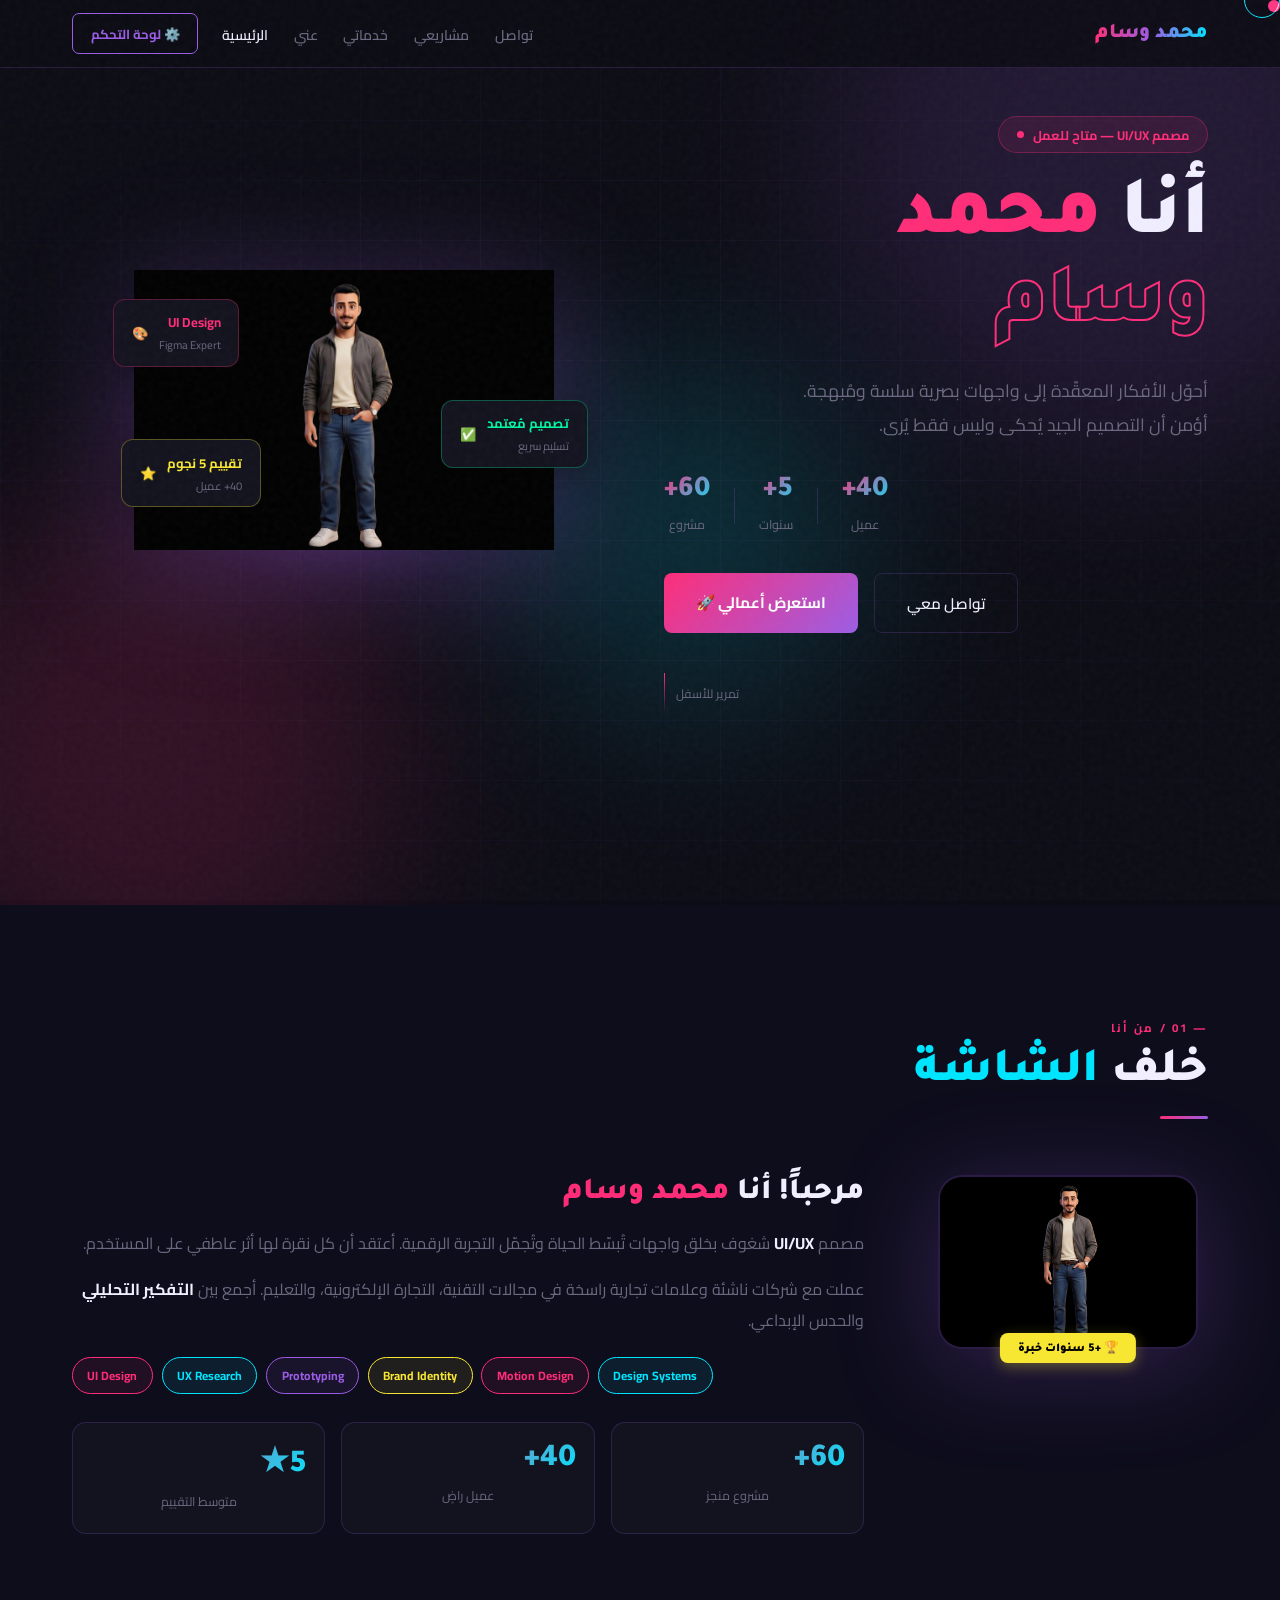
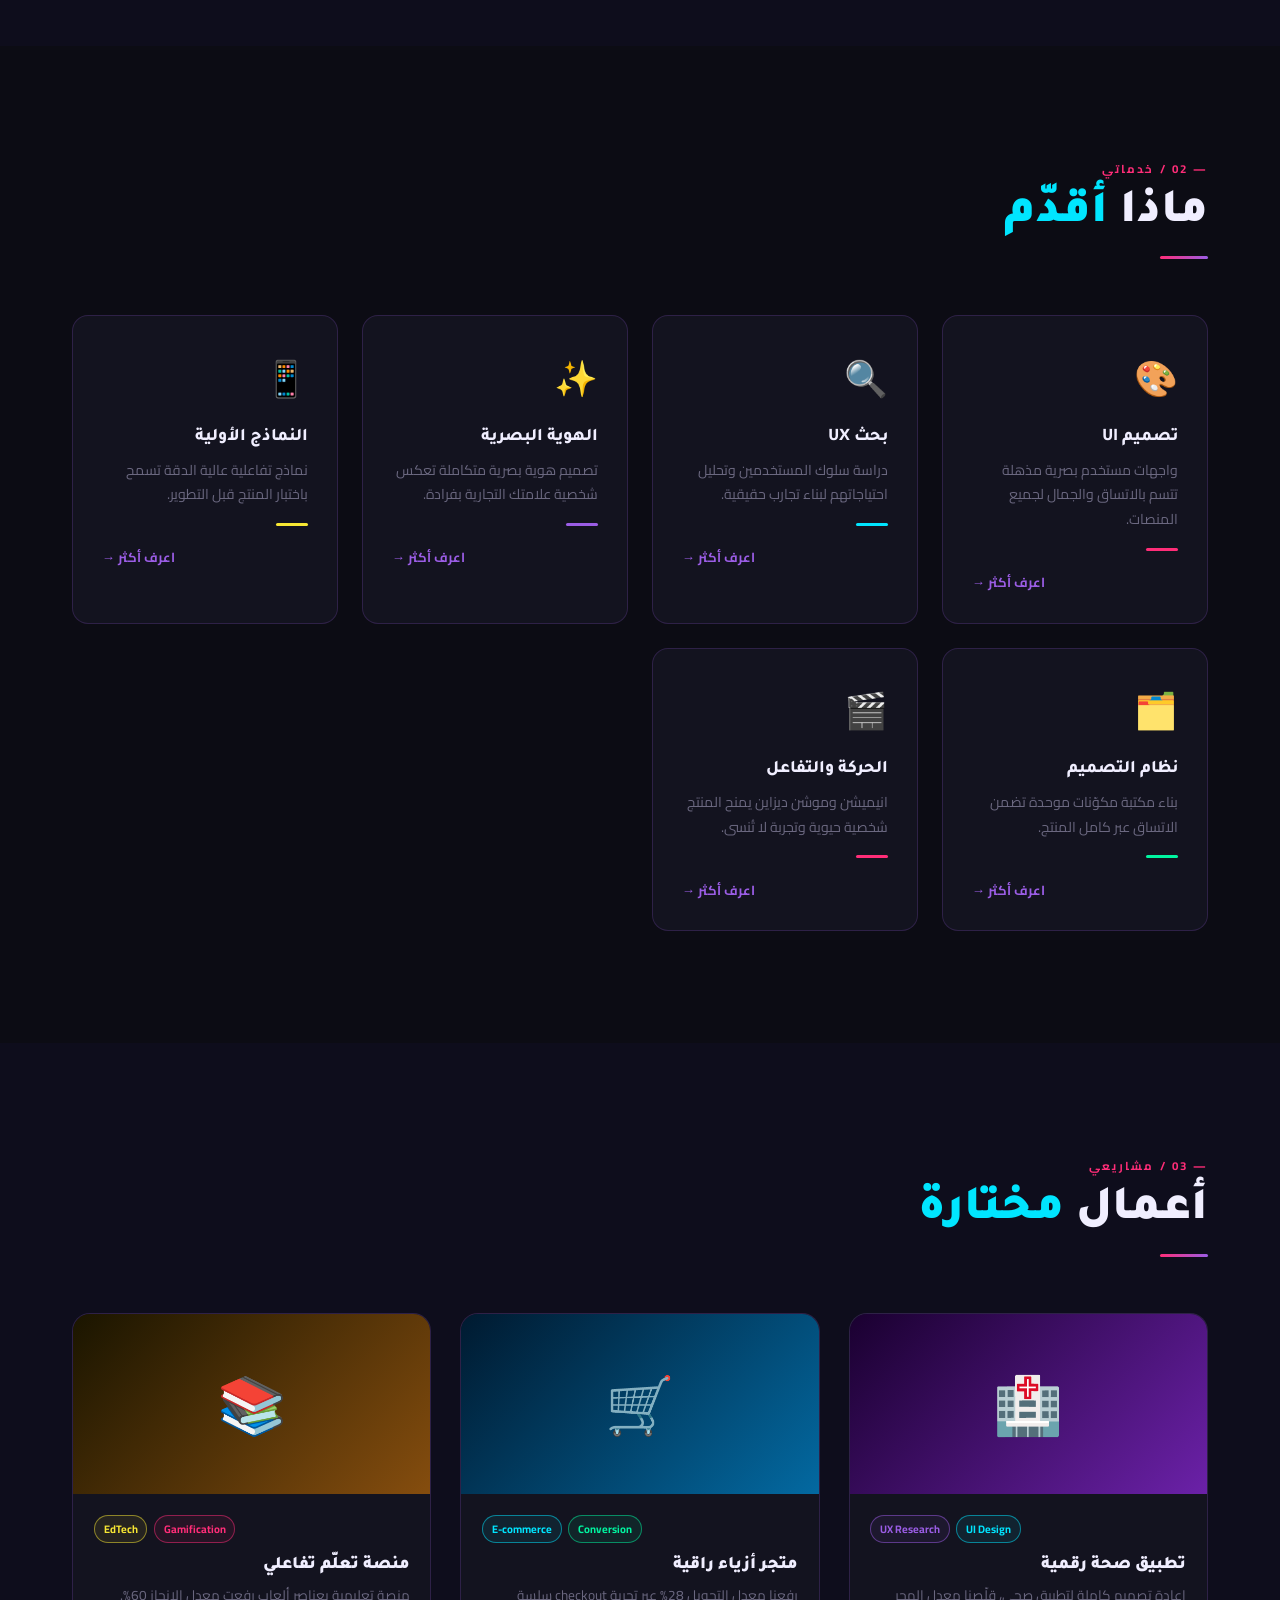
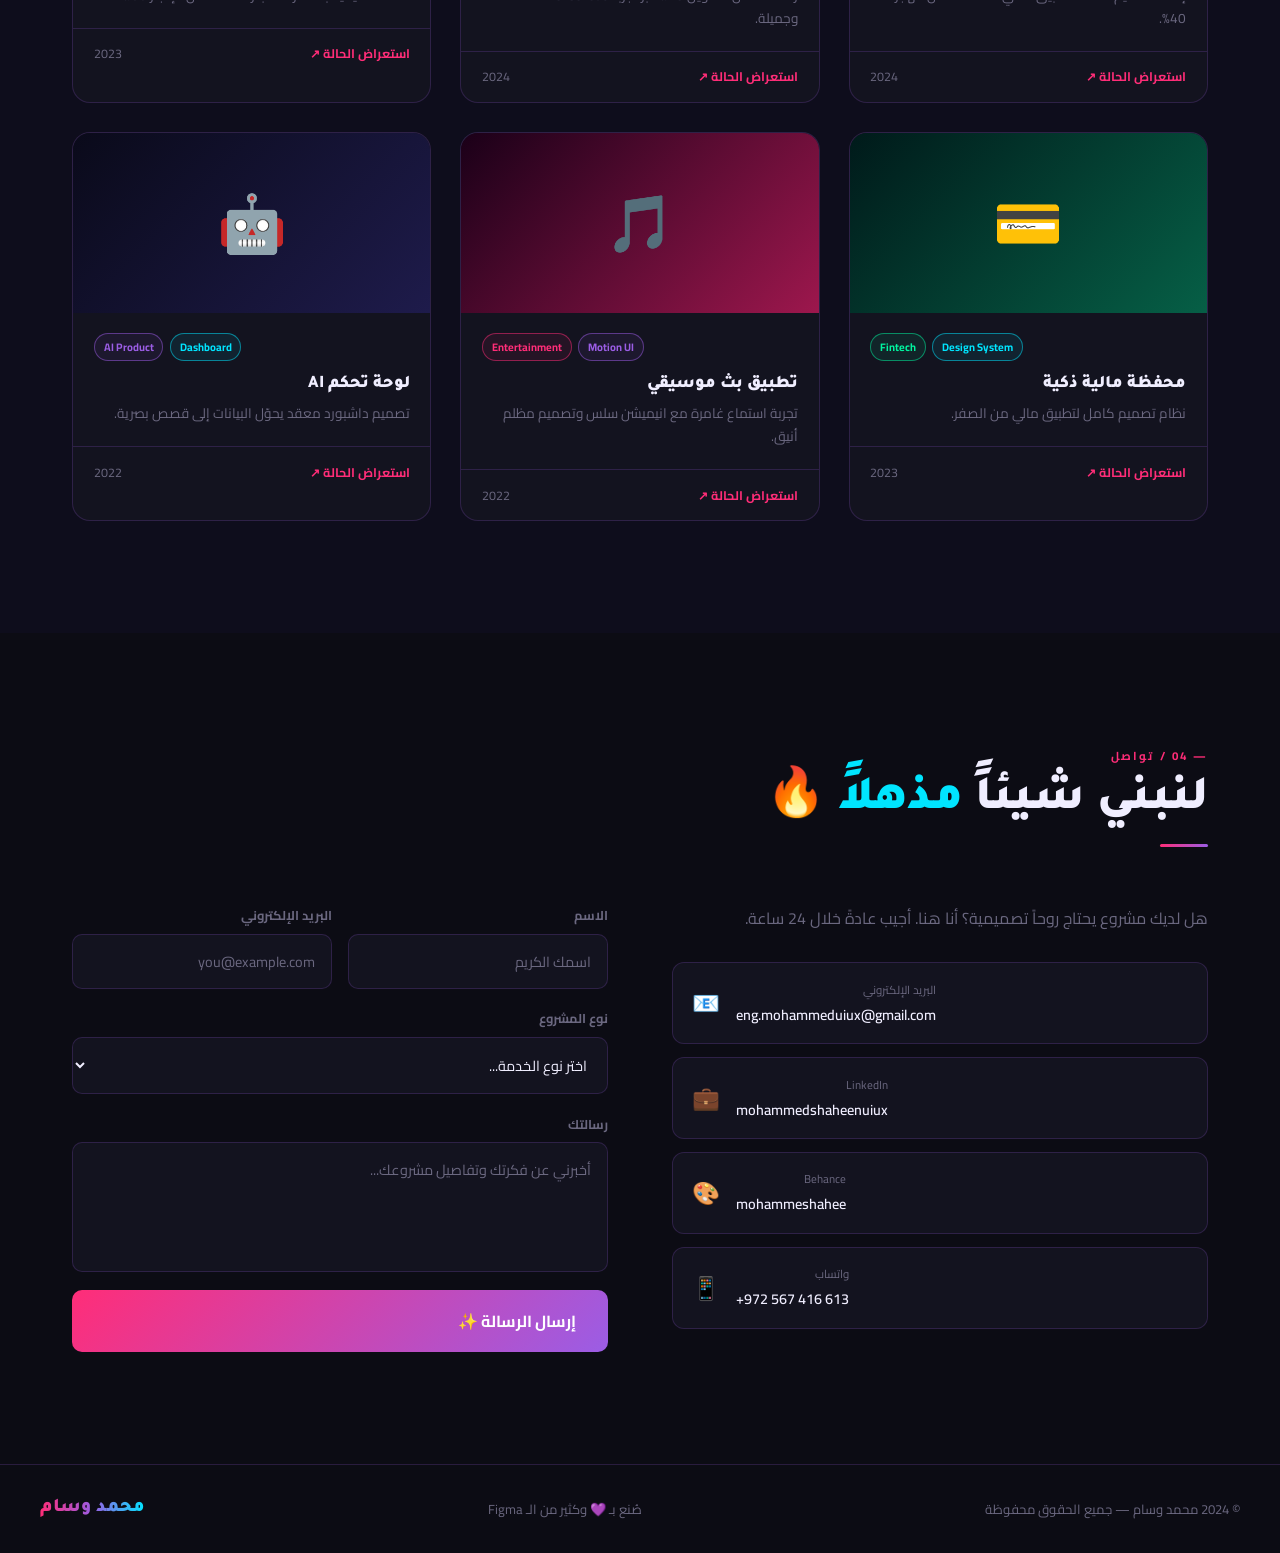
<file: index.html>
<!DOCTYPE html>
<html lang="ar" dir="rtl">
<head>
  <meta charset="UTF-8" />
  <meta name="viewport" content="width=device-width, initial-scale=1.0" />
  <title>محمد وسام | مصمم UI/UX</title>
  <link rel="preconnect" href="https://fonts.googleapis.com" />
  <link href="https://fonts.googleapis.com/css2?family=Tajawal:wght@300;400;500;700;900&family=Cairo:wght@300;400;600;700;900&display=swap" rel="stylesheet" />
  <link rel="stylesheet" href="style.css" />
</head>
<body>
  <div id="cursor"></div>
  <div id="cursor-ring"></div>

  <!-- NAV -->
  <nav id="navbar">
    <div class="nav-inner">
      <a href="index.html" class="nav-logo">محمد وسام</a>
      <button class="nav-toggle" id="navToggle" aria-label="قائمة">
        <span></span><span></span><span></span>
      </button>
      <ul class="nav-links" id="navLinks">
        <li><a href="#hero">الرئيسية</a></li>
        <li><a href="#about">عني</a></li>
        <li><a href="#services">خدماتي</a></li>
        <li><a href="#projects">مشاريعي</a></li>
        <li><a href="#contact">تواصل</a></li>
      </ul>
      <a href="dashboard.html" class="btn-nav-cta" target="_blank">⚙️ لوحة التحكم</a>
    </div>
  </nav>

  <!-- HERO -->
  <section id="hero">
    <div class="hero-blobs"><div class="blob b1"></div><div class="blob b2"></div><div class="blob b3"></div></div>
    <div class="hero-grid-bg"></div>
    <div class="hero-inner">
      <div class="hero-content">
        <div class="hero-badge"><span class="badge-dot"></span>مصمم UI/UX — متاح للعمل</div>
        <h1 class="hero-title">أنا <span class="t-pink">محمد</span><br><span class="t-stroke">وسام</span></h1>
        <p class="hero-desc">أحوّل الأفكار المعقّدة إلى واجهات بصرية سلسة ومُبهجة.<br>أؤمن أن التصميم الجيد يُحكى وليس فقط يُرى.</p>
        <div class="hero-stats">
          <div class="h-stat"><span class="h-num">60+</span><span class="h-lbl">مشروع</span></div>
          <div class="h-div"></div>
          <div class="h-stat"><span class="h-num">5+</span><span class="h-lbl">سنوات</span></div>
          <div class="h-div"></div>
          <div class="h-stat"><span class="h-num">40+</span><span class="h-lbl">عميل</span></div>
        </div>
        <div class="hero-btns">
          <a href="#projects" class="btn-glow">استعرض أعمالي 🚀</a>
          <a href="#contact" class="btn-ghost">تواصل معي</a>
        </div>
        <div class="hero-scroll-hint"><div class="scroll-line"></div><span>تمرير للأسفل</span></div>
      </div>
      <div class="hero-visual">
        <div class="hero-avatar-wrap">
          <div class="avatar-glow"></div>
          <img src="avatar.png" alt="محمد وسام" class="hero-avatar-img" />
          <div class="hero-float-card fc1"><span>🎨</span><div><div class="fc-t">UI Design</div><div class="fc-s">Figma Expert</div></div></div>
          <div class="hero-float-card fc2"><span>✅</span><div><div class="fc-t">تصميم مُعتمد</div><div class="fc-s">تسليم سريع</div></div></div>
          <div class="hero-float-card fc3"><span>⭐</span><div><div class="fc-t">تقييم 5 نجوم</div><div class="fc-s">40+ عميل</div></div></div>
        </div>
      </div>
    </div>
  </section>

  <!-- ABOUT -->
  <section id="about">
    <div class="container">
      <div class="sec-head reveal">
        <span class="sec-label">— 01 / من أنا</span>
        <h2 class="sec-title">خلف <span class="t-cyan">الشاشة</span></h2>
        <div class="sec-line"></div>
      </div>
      <div class="about-grid">
        <div class="about-avatar-col reveal">
          <div class="about-img-frame">
            <img src="avatar.png" alt="محمد وسام" class="about-img" />
            <div class="about-img-badge">🏆 +5 سنوات خبرة</div>
          </div>
        </div>
        <div class="about-text reveal">
          <h3>مرحباً! أنا <span class="t-pink">محمد وسام</span></h3>
          <p>مصمم <strong>UI/UX</strong> شغوف بخلق واجهات تُبسّط الحياة وتُجمّل التجربة الرقمية. أعتقد أن كل نقرة لها أثر عاطفي على المستخدم.</p>
          <p>عملت مع شركات ناشئة وعلامات تجارية راسخة في مجالات التقنية، التجارة الإلكترونية، والتعليم. أجمع بين <strong>التفكير التحليلي</strong> والحدس الإبداعي.</p>
          <div class="about-tags">
            <span class="tag pink">UI Design</span><span class="tag cyan">UX Research</span>
            <span class="tag purple">Prototyping</span><span class="tag yellow">Brand Identity</span>
            <span class="tag pink">Motion Design</span><span class="tag cyan">Design Systems</span>
          </div>
          <div class="stats-grid">
            <div class="stat-box"><span class="stat-num">60+</span><span class="stat-lbl">مشروع منجز</span></div>
            <div class="stat-box"><span class="stat-num">40+</span><span class="stat-lbl">عميل راضٍ</span></div>
            <div class="stat-box"><span class="stat-num">5★</span><span class="stat-lbl">متوسط التقييم</span></div>
          </div>
        </div>
      </div>
    </div>
  </section>

  <!-- SERVICES -->
  <section id="services">
    <div class="container">
      <div class="sec-head reveal">
        <span class="sec-label">— 02 / خدماتي</span>
        <h2 class="sec-title">ماذا <span class="t-cyan">أقدّم</span></h2>
        <div class="sec-line"></div>
      </div>
      <div class="services-grid" id="servicesGrid"></div>
    </div>
  </section>

  <!-- PROJECTS -->
  <section id="projects">
    <div class="container">
      <div class="sec-head reveal">
        <span class="sec-label">— 03 / مشاريعي</span>
        <h2 class="sec-title">أعمال <span class="t-cyan">مختارة</span></h2>
        <div class="sec-line"></div>
      </div>
      <div class="projects-grid" id="projectsGrid"></div>
    </div>
  </section>

  <!-- CONTACT -->
  <section id="contact">
    <div class="container">
      <div class="sec-head reveal">
        <span class="sec-label">— 04 / تواصل</span>
        <h2 class="sec-title">لنبني شيئاً <span class="t-cyan">مذهلاً</span> 🔥</h2>
        <div class="sec-line"></div>
      </div>
      <div class="contact-grid">
        <div class="contact-left reveal">
          <p>هل لديك مشروع يحتاج روحاً تصميمية؟ أنا هنا. أجيب عادةً خلال 24 ساعة.</p>
          <div class="social-list">
            <a href="mailto:eng.mohammeduiux@gmail.com" class="social-card s-pink">
              <span class="si">📧</span>
              <div><div class="sl">البريد الإلكتروني</div><div class="sv">eng.mohammeduiux@gmail.com</div></div>
            </a>
            <a href="https://www.linkedin.com/in/mohammedshaheenuiux/" target="_blank" class="social-card s-cyan">
              <span class="si">💼</span>
              <div><div class="sl">LinkedIn</div><div class="sv">mohammedshaheenuiux</div></div>
            </a>
            <a href="https://www.behance.net/mohammeshahee" target="_blank" class="social-card s-purple">
              <span class="si">🎨</span>
              <div><div class="sl">Behance</div><div class="sv">mohammeshahee</div></div>
            </a>
            <a href="https://wa.me/972567416613" target="_blank" class="social-card s-green">
              <span class="si">📱</span>
              <div><div class="sl">واتساب</div><div class="sv">‎+972 567 416 613</div></div>
            </a>
          </div>
        </div>
        <form class="contact-form reveal" id="contactForm">
          <div class="form-row">
            <div class="fld"><label>الاسم</label><input type="text" id="cf-name" placeholder="اسمك الكريم" /></div>
            <div class="fld"><label>البريد الإلكتروني</label><input type="email" id="cf-email" placeholder="you@example.com" /></div>
          </div>
          <div class="fld">
            <label>نوع المشروع</label>
            <select id="cf-type">
              <option value="">اختر نوع الخدمة...</option>
              <option>تصميم UI/UX لتطبيق موبايل</option>
              <option>تصميم موقع ويب</option>
              <option>هوية بصرية وبراند</option>
              <option>نظام تصميم</option>
              <option>استشارة تصميمية</option>
            </select>
          </div>
          <div class="fld">
            <label>رسالتك</label>
            <textarea id="cf-msg" placeholder="أخبرني عن فكرتك وتفاصيل مشروعك..."></textarea>
          </div>
          <button type="button" class="btn-send" id="sendBtn"><span>إرسال الرسالة ✨</span></button>
        </form>
      </div>
    </div>
  </section>

  <!-- FOOTER -->
  <footer>
    <div class="footer-inner">
      <div class="footer-logo">محمد وسام</div>
      <p>صُنع بـ 💜 وكثير من الـ Figma</p>
      <p>© 2024 محمد وسام — جميع الحقوق محفوظة</p>
    </div>
  </footer>

  <div id="toast" class="toast hidden"></div>
  <script src="app.js"></script>
</body>
</html>
</file>
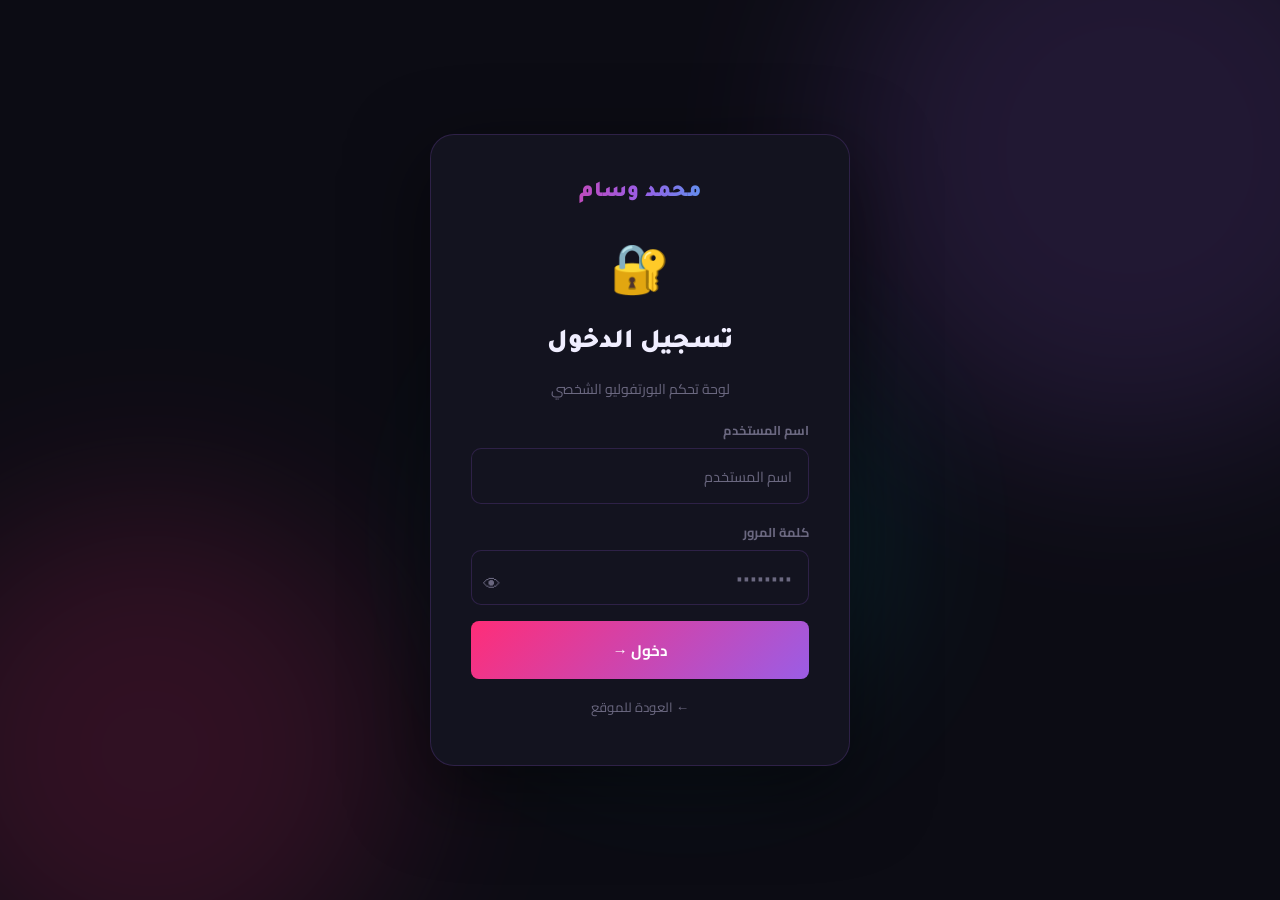
<file: dashboard.html>
<!DOCTYPE html>
<html lang="ar" dir="rtl">
<head>
  <meta charset="UTF-8" />
  <meta name="viewport" content="width=device-width, initial-scale=1.0" />
  <title>لوحة التحكم | محمد وسام</title>
  <link rel="preconnect" href="https://fonts.googleapis.com" />
  <link href="https://fonts.googleapis.com/css2?family=Tajawal:wght@300;400;500;700;900&family=Cairo:wght@300;400;600;700;900&display=swap" rel="stylesheet" />
  <link rel="stylesheet" href="style.css" />
  <link rel="stylesheet" href="dashboard.css" />
</head>
<body class="dash-body">

  <!-- ════ LOGIN ════ -->
  <div id="loginPage" class="login-page">
    <div class="hero-blobs"><div class="blob b1"></div><div class="blob b2"></div><div class="blob b3"></div></div>
    <div class="login-card">
      <div class="login-logo">محمد وسام</div>
      <div class="login-icon">🔐</div>
      <h2 class="login-title">تسجيل الدخول</h2>
      <p class="login-sub">لوحة تحكم البورتفوليو الشخصي</p>
      <div class="fld">
        <label>اسم المستخدم</label>
        <input type="text" id="loginUser" placeholder="اسم المستخدم" autocomplete="username" />
      </div>
      <div class="fld pass-wrap">
        <label>كلمة المرور</label>
        <input type="password" id="loginPass" placeholder="••••••••" autocomplete="current-password" />
        <button class="pass-toggle" id="passToggle" type="button">👁</button>
      </div>
      <div id="loginError" class="login-error hidden">❌ بيانات الدخول غير صحيحة</div>
      <button class="btn-glow w100" id="loginBtn">دخول →</button>
      <a href="index.html" class="back-link">← العودة للموقع</a>
    </div>
  </div>

  <!-- ════ DASHBOARD ════ -->
  <div id="dashPage" class="dash-page hidden">

    <!-- Sidebar -->
    <aside class="dash-sidebar" id="dashSidebar">
      <div class="dash-brand">
        <div class="dash-brand-logo">م.و</div>
        <div>
          <div class="dash-brand-name">محمد وسام</div>
          <div class="dash-brand-role">لوحة التحكم</div>
        </div>
      </div>
      <nav class="dash-nav">
        <button class="dash-nav-btn active" data-section="projects">🗂 المشاريع</button>
        <button class="dash-nav-btn" data-section="services">🛠 الخدمات</button>
        <button class="dash-nav-btn" data-section="messages">
          ✉️ الرسائل
          <span class="msg-badge" id="msgBadge"></span>
        </button>
      </nav>
      <div class="dash-sidebar-footer">
        <a href="index.html" target="_blank" class="dash-view-site">🌐 عرض الموقع</a>
        <button class="dash-logout" id="logoutBtn">🚪 تسجيل الخروج</button>
      </div>
    </aside>

    <!-- Main -->
    <main class="dash-main">
      <div class="dash-topbar">
        <button class="sidebar-toggle" id="sidebarToggle">☰</button>
        <h1 class="dash-page-title" id="dashPageTitle">المشاريع</h1>
        <div class="dash-user-chip">👤 محمد وسام</div>
      </div>

      <!-- ── PROJECTS ── -->
      <section id="sec-projects" class="dash-section">
        <div class="dash-section-header">
          <h2>إدارة المشاريع</h2>
          <button class="btn-glow btn-sm" id="showAddProject">➕ إضافة مشروع</button>
        </div>
        <div class="dash-form-card hidden" id="addProjectForm">
          <h3>مشروع جديد</h3>
          <div class="form-row">
            <div class="fld"><label>اسم المشروع *</label><input type="text" id="pName" placeholder="اسم المشروع" /></div>
            <div class="fld"><label>السنة</label><input type="text" id="pYear" placeholder="2024" /></div>
          </div>
          <div class="fld"><label>الوصف *</label><textarea id="pDesc" placeholder="وصف قصير..."></textarea></div>
          <div class="form-row">
            <div class="fld"><label>الأيقونة (إيموجي)</label><input type="text" id="pIcon" placeholder="🎨" /></div>
            <div class="fld"><label>لون الخلفية (CSS)</label><input type="text" id="pBg" placeholder="linear-gradient(135deg,#1a0030,#6b21a8)" /></div>
          </div>
          <div class="fld"><label>التاقات (مفصولة بفاصلة)</label><input type="text" id="pTags" placeholder="UI Design, Figma" /></div>
          <div class="fld"><label>رابط المشروع</label><input type="text" id="pLink" placeholder="https://..." /></div>
          <div class="dash-form-actions">
            <button class="btn-glow" id="addProjectBtn">✓ حفظ</button>
            <button class="btn-ghost" id="cancelAddProject">إلغاء</button>
          </div>
        </div>
        <div class="dash-table-wrap">
          <table class="dash-table">
            <thead><tr><th>المشروع</th><th>السنة</th><th>التاقات</th><th>إجراءات</th></tr></thead>
            <tbody id="projectsTableBody"></tbody>
          </table>
          <div id="noProjects" class="dash-empty hidden">لا توجد مشاريع بعد.</div>
        </div>
      </section>

      <!-- ── SERVICES ── -->
      <section id="sec-services" class="dash-section hidden">
        <div class="dash-section-header">
          <h2>إدارة الخدمات</h2>
          <button class="btn-glow btn-sm" id="showAddService">➕ إضافة خدمة</button>
        </div>
        <div class="dash-form-card hidden" id="addServiceForm">
          <h3>خدمة جديدة</h3>
          <div class="form-row">
            <div class="fld"><label>اسم الخدمة *</label><input type="text" id="sName" placeholder="تصميم UI" /></div>
            <div class="fld"><label>الأيقونة *</label><input type="text" id="sIcon" placeholder="🎨" /></div>
          </div>
          <div class="fld"><label>وصف قصير *</label><textarea id="sDesc" placeholder="وصف مختصر للخدمة..."></textarea></div>
          <div class="fld"><label>وصف مفصّل (صفحة الخدمة)</label><textarea id="sFullDesc" placeholder="وصف كامل يظهر في صفحة الخدمة..."></textarea></div>
          <div class="fld"><label>الميزات (سطر لكل ميزة)</label><textarea id="sFeatures" placeholder="تصميم شاشات High-Fidelity&#10;مكتبة مكوّنات&#10;..."></textarea></div>
          <div class="fld"><label>خطوات العمل (سطر لكل خطوة)</label><textarea id="sProcess" placeholder="تحليل المتطلبات&#10;التصميم البصري&#10;..."></textarea></div>
          <div class="form-row">
            <div class="fld"><label>المدة</label><input type="text" id="sDuration" placeholder="2 – 4 أسابيع" /></div>
            <div class="fld"><label>السعر الابتدائي</label><input type="text" id="sPrice" placeholder="$500" /></div>
          </div>
          <div class="fld"><label>المخرجات</label><input type="text" id="sDeliverables" placeholder="ملف Figma، Prototype..." /></div>
          <div class="fld">
            <label>اللون</label>
            <select id="sColor">
              <option value="pink">🌸 وردي</option>
              <option value="cyan">🔵 سماوي</option>
              <option value="purple">💜 بنفسجي</option>
              <option value="yellow">🌟 أصفر</option>
              <option value="green">💚 أخضر</option>
            </select>
          </div>
          <div class="dash-form-actions">
            <button class="btn-glow" id="addServiceBtn">✓ حفظ</button>
            <button class="btn-ghost" id="cancelAddService">إلغاء</button>
          </div>
        </div>
        <div class="services-cards-grid" id="servicesManageGrid"></div>
        <div id="noServices" class="dash-empty hidden">لا توجد خدمات بعد.</div>
      </section>

      <!-- ── MESSAGES ── -->
      <section id="sec-messages" class="dash-section hidden">
        <div class="dash-section-header">
          <h2>الرسائل الواردة</h2>
          <button class="btn-ghost btn-sm" id="clearMsgsBtn">🗑 مسح الكل</button>
        </div>
        <div id="messagesList" class="messages-list"></div>
        <div id="noMessages" class="dash-empty">لا توجد رسائل بعد. ستظهر هنا عند ملء نموذج التواصل.</div>
      </section>
    </main>
  </div>

  <!-- ════ MODALS ════ -->

  <!-- Edit Project -->
  <div id="editProjectModal" class="modal-overlay hidden">
    <div class="modal-box">
      <div class="modal-header"><h3>تعديل المشروع</h3><button class="modal-close" id="closeEP">✕</button></div>
      <div class="form-row">
        <div class="fld"><label>الاسم</label><input type="text" id="ep-name" /></div>
        <div class="fld"><label>السنة</label><input type="text" id="ep-year" /></div>
      </div>
      <div class="fld"><label>الوصف</label><textarea id="ep-desc"></textarea></div>
      <div class="form-row">
        <div class="fld"><label>الأيقونة</label><input type="text" id="ep-icon" /></div>
        <div class="fld"><label>الخلفية</label><input type="text" id="ep-bg" /></div>
      </div>
      <div class="fld"><label>التاقات</label><input type="text" id="ep-tags" /></div>
      <div class="fld"><label>الرابط</label><input type="text" id="ep-link" /></div>
      <div class="dash-form-actions">
        <button class="btn-glow" id="saveEP">✓ حفظ</button>
        <button class="btn-ghost" id="closeEP2">إلغاء</button>
      </div>
    </div>
  </div>

  <!-- Edit Service -->
  <div id="editServiceModal" class="modal-overlay hidden">
    <div class="modal-box modal-lg">
      <div class="modal-header"><h3>تعديل الخدمة</h3><button class="modal-close" id="closeES">✕</button></div>
      <div class="form-row">
        <div class="fld"><label>الاسم</label><input type="text" id="es-name" /></div>
        <div class="fld"><label>الأيقونة</label><input type="text" id="es-icon" /></div>
      </div>
      <div class="fld"><label>وصف قصير</label><textarea id="es-desc"></textarea></div>
      <div class="fld"><label>وصف مفصّل (صفحة الخدمة)</label><textarea id="es-fullDesc" style="height:100px"></textarea></div>
      <div class="fld"><label>الميزات (سطر لكل ميزة)</label><textarea id="es-features" style="height:100px"></textarea></div>
      <div class="fld"><label>خطوات العمل (سطر لكل خطوة)</label><textarea id="es-process" style="height:80px"></textarea></div>
      <div class="form-row">
        <div class="fld"><label>المدة</label><input type="text" id="es-duration" /></div>
        <div class="fld"><label>السعر الابتدائي</label><input type="text" id="es-price" /></div>
      </div>
      <div class="fld"><label>المخرجات</label><input type="text" id="es-deliverables" /></div>
      <div class="fld">
        <label>اللون</label>
        <select id="es-color">
          <option value="pink">وردي</option><option value="cyan">سماوي</option>
          <option value="purple">بنفسجي</option><option value="yellow">أصفر</option><option value="green">أخضر</option>
        </select>
      </div>
      <div class="dash-form-actions">
        <button class="btn-glow" id="saveES">✓ حفظ</button>
        <button class="btn-ghost" id="closeES2">إلغاء</button>
      </div>
    </div>
  </div>

  <!-- Confirm Delete -->
  <div id="confirmModal" class="modal-overlay hidden">
    <div class="modal-box modal-sm">
      <div class="modal-header"><h3>تأكيد الحذف</h3></div>
      <p id="confirmMsg" style="color:var(--dim);margin-bottom:1.5rem;line-height:1.7"></p>
      <div class="dash-form-actions">
        <button class="btn-delete" id="confirmYes">🗑 نعم، احذف</button>
        <button class="btn-ghost" id="confirmNo">إلغاء</button>
      </div>
    </div>
  </div>

  <div id="toast" class="toast hidden"></div>
  <script src="app.js"></script>
  <script src="dashboard.js"></script>
</body>
</html>
</file>
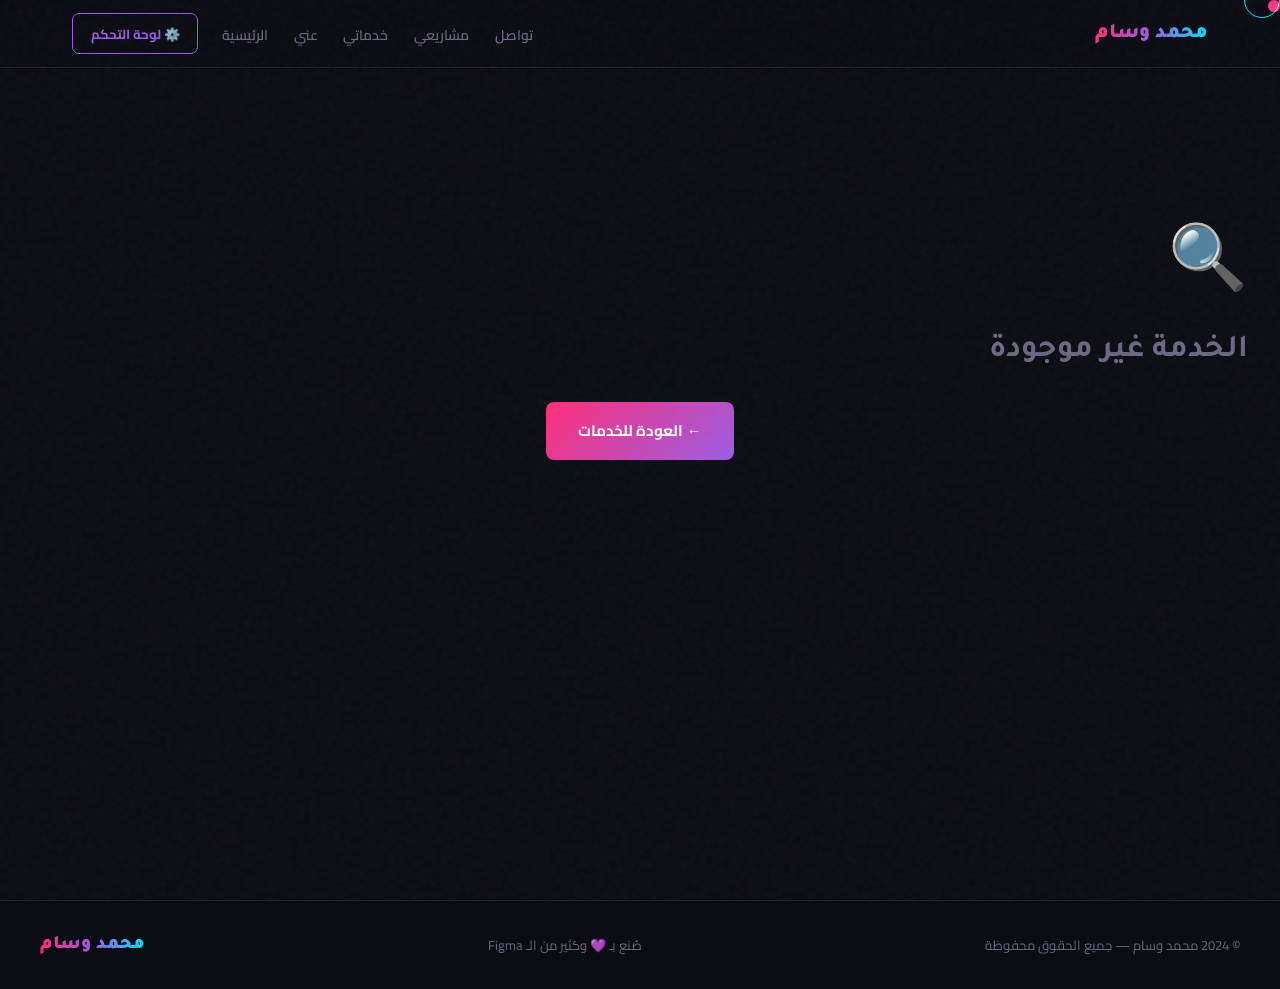
<file: service.html>
<!DOCTYPE html>
<html lang="ar" dir="rtl">
<head>
  <meta charset="UTF-8" />
  <meta name="viewport" content="width=device-width, initial-scale=1.0" />
  <title>خدمة | محمد وسام</title>
  <link rel="preconnect" href="https://fonts.googleapis.com" />
  <link href="https://fonts.googleapis.com/css2?family=Tajawal:wght@300;400;500;700;900&family=Cairo:wght@300;400;600;700;900&display=swap" rel="stylesheet" />
  <link rel="stylesheet" href="style.css" />
</head>
<body>
  <div id="cursor"></div>
  <div id="cursor-ring"></div>

  <!-- NAV -->
  <nav id="navbar">
    <div class="nav-inner">
      <a href="index.html" class="nav-logo">محمد وسام</a>
      <button class="nav-toggle" id="navToggle" aria-label="قائمة">
        <span></span><span></span><span></span>
      </button>
      <ul class="nav-links" id="navLinks">
        <li><a href="index.html#hero">الرئيسية</a></li>
        <li><a href="index.html#about">عني</a></li>
        <li><a href="index.html#services">خدماتي</a></li>
        <li><a href="index.html#projects">مشاريعي</a></li>
        <li><a href="index.html#contact">تواصل</a></li>
      </ul>
      <a href="dashboard.html" class="btn-nav-cta" target="_blank">⚙️ لوحة التحكم</a>
    </div>
  </nav>

  <!-- Content injected by JS -->
  <div id="svcContent" class="svc-page"></div>

  <!-- FOOTER -->
  <footer>
    <div class="footer-inner">
      <div class="footer-logo">محمد وسام</div>
      <p>صُنع بـ 💜 وكثير من الـ Figma</p>
      <p>© 2024 محمد وسام — جميع الحقوق محفوظة</p>
    </div>
  </footer>

  <div id="toast" class="toast hidden"></div>
  <script src="app.js"></script>
  <script>
  /* ── SERVICE PAGE LOGIC ── */
  (function(){
    const COLOR_ACCENT_HEX = {
      pink:  { from:'#ff2d78', to:'#9b5de5', text:'var(--pink)'   },
      cyan:  { from:'#00e5ff', to:'#9b5de5', text:'var(--cyan)'   },
      purple:{ from:'#9b5de5', to:'#ff2d78', text:'var(--purple)' },
      yellow:{ from:'#f7e733', to:'#ff2d78', text:'var(--yellow)' },
      green: { from:'#00f5a0', to:'#00e5ff', text:'var(--green)'  },
    };

    function getServiceId(){
      return new URLSearchParams(window.location.search).get('id');
    }

    function render(){
      const id = getServiceId();
      const services = STORE.getServices();
      const svc = services.find(s => s.id === id);

      if(!svc){
        document.getElementById('svcContent').innerHTML = `
          <div style="text-align:center;padding:8rem 2rem;color:var(--dim)">
            <div style="font-size:4rem;margin-bottom:1rem">🔍</div>
            <h2 style="font-family:Tajawal,sans-serif;font-size:2rem;margin-bottom:1rem">الخدمة غير موجودة</h2>
            <a href="index.html#services" class="btn-glow" style="margin-top:1rem">← العودة للخدمات</a>
          </div>`;
        return;
      }

      // Update page title
      document.title = `${svc.name} | محمد وسام`;

      const col = COLOR_ACCENT_HEX[svc.color] || COLOR_ACCENT_HEX.pink;

      // Related services (exclude current)
      const related = services.filter(s => s.id !== svc.id).slice(0,3);

      // Features list
      const features = svc.features || [];
      const featureItems = features.length
        ? features.map(f=>`<li>${f}</li>`).join('')
        : '<li>لم تُضَف تفاصيل الميزات بعد.</li>';

      // Process steps
      const steps = svc.process || [];
      const stepItems = steps.length
        ? steps.map((s,i)=>`
            <div class="svc-step reveal">
              <div class="svc-step-line">
                <div class="svc-step-dot">${i+1}</div>
                <div class="svc-step-connector"></div>
              </div>
              <div class="svc-step-text">
                <h4>${s}</h4>
              </div>
            </div>`).join('')
        : '';

      // Related cards
      const relatedCards = related.map(r=>`
        <a href="service.html?id=${r.id}" class="service-card reveal">
          <span class="service-icon">${r.icon}</span>
          <div class="service-name">${r.name}</div>
          <p class="service-desc">${r.desc}</p>
          <div class="service-accent" style="background:${COLOR_ACCENT[r.color]||'var(--pink)'}"></div>
          <div class="service-cta">اعرف أكثر →</div>
        </a>`).join('');

      document.getElementById('svcContent').innerHTML = `
        <!-- HERO -->
        <div class="svc-hero" style="background:linear-gradient(135deg,${col.from}14,${col.to}0a),var(--bg2)">
          <div class="hero-blobs"><div class="blob b1" style="background:${col.from}"></div><div class="blob b2" style="background:${col.to}"></div></div>
          <div class="svc-hero-inner">
            <div class="svc-hero-left reveal">
              <nav class="svc-breadcrumb" aria-label="مسار">
                <a href="index.html">الرئيسية</a>
                <span>›</span>
                <a href="index.html#services">الخدمات</a>
                <span>›</span>
                <span style="color:var(--white)">${svc.name}</span>
              </nav>
              <span class="svc-hero-icon">${svc.icon}</span>
              <h1 class="svc-hero-title">${svc.name}</h1>
              <p class="svc-hero-desc">${svc.fullDesc || svc.desc}</p>
              <div class="svc-meta-chips">
                ${svc.duration ? `<div class="svc-chip"><div><div class="svc-chip-label">المدة</div><div class="svc-chip-val">⏱ ${svc.duration}</div></div></div>` : ''}
                ${svc.startingPrice ? `<div class="svc-chip"><div><div class="svc-chip-label">يبدأ من</div><div class="svc-chip-val">💰 ${svc.startingPrice}</div></div></div>` : ''}
              </div>
            </div>
            <div class="svc-hero-visual">
              <div class="svc-hero-badge" style="background:linear-gradient(135deg,${col.from}22,${col.to}22)">${svc.icon}</div>
            </div>
          </div>
        </div>

        <!-- BODY -->
        <div class="svc-body">
          <div class="svc-main">
            <!-- Features -->
            <div class="svc-features reveal">
              <h2>ما تشمله هذه الخدمة</h2>
              <ul class="svc-features-list">${featureItems}</ul>
            </div>

            <!-- Process -->
            ${stepItems ? `
            <div class="svc-process">
              <h2>كيف أعمل</h2>
              <div class="svc-steps">${stepItems}</div>
            </div>` : ''}
          </div>

          <!-- Sidebar -->
          <div>
            <div class="svc-sidebar-card reveal">
              <h3>ابدأ مشروعك الآن</h3>
              ${svc.startingPrice ? `<div class="svc-price">${svc.startingPrice}</div><div class="svc-price-note">سعر ابتدائي — يتفاوت حسب المشروع</div>` : ''}
              ${svc.deliverables ? `
              <div class="svc-deliverables">
                <strong>📦 المخرجات:</strong>
                ${svc.deliverables}
              </div>` : ''}
              <a href="index.html#contact" class="svc-cta-btn">تواصل معي الآن ✨</a>
              <a href="index.html#services" class="svc-back-btn">جميع الخدمات ←</a>
            </div>
          </div>
        </div>

        <!-- Related -->
        ${related.length ? `
        <div class="svc-related">
          <h2>خدمات أخرى</h2>
          <div class="svc-related-grid">${relatedCards}</div>
        </div>` : ''}
      `;

      // Trigger reveals & cursor on new elements
      observeReveals(document.getElementById('svcContent'));
      // Re-run cursor hover detection for new elements (cursor dot already running)
    }

    // Wait for STORE to be available (app.js loads first, DOMContentLoaded fires after)
    document.addEventListener('DOMContentLoaded', render);
  })();
  </script>
</body>
</html>
</file>
<file: style.css>
/* ═══════════════════════════════════════════════
   محمد وسام — style.css  (RTL complete)
   ═══════════════════════════════════════════════ */

/* ── VARIABLES ── */
:root {
  --bg:     #0c0c14;
  --bg2:    #0e0d1c;
  --card:   #13131f;
  --pink:   #ff2d78;
  --cyan:   #00e5ff;
  --purple: #9b5de5;
  --yellow: #f7e733;
  --green:  #00f5a0;
  --white:  #f0eeff;
  --dim:    #6b6880;
  --border: rgba(155,93,229,0.2);
  --nav-h:  68px;
  --radius: 16px;
}

/* ── RESET ── */
*, *::before, *::after { margin:0; padding:0; box-sizing:border-box; }
html { scroll-behavior:smooth; font-size:16px; }

body {
  font-family:'Cairo', sans-serif;
  background:var(--bg);
  color:var(--white);
  overflow-x:hidden;
  direction:rtl;
  text-align:right;
  cursor:none;
}

/* Force RTL on ALL elements */
*, input, textarea, select, button { direction:rtl; text-align:right; }
input[type="email"] { direction:ltr; text-align:right; }
input[type="url"]   { direction:ltr; text-align:left; }

/* Noise overlay */
body::after {
  content:''; position:fixed; inset:0; pointer-events:none; z-index:9000;
  background:url("data:image/svg+xml,%3Csvg viewBox='0 0 200 200' xmlns='http://www.w3.org/2000/svg'%3E%3Cfilter id='n'%3E%3CfeTurbulence type='fractalNoise' baseFrequency='0.75' numOctaves='4' stitchTiles='stitch'/%3E%3C/filter%3E%3Crect width='100%25' height='100%25' filter='url(%23n)' opacity='0.035'/%3E%3C/svg%3E");
}

::-webkit-scrollbar { width:5px; }
::-webkit-scrollbar-track { background:var(--bg); }
::-webkit-scrollbar-thumb { background:var(--purple); border-radius:100px; }

/* ── CURSOR ── */
#cursor { position:fixed; width:12px; height:12px; background:var(--pink); border-radius:50%; pointer-events:none; z-index:9998; mix-blend-mode:screen; transition:transform .1s; top:0; right:0; }
#cursor-ring { position:fixed; width:36px; height:36px; border:1.5px solid var(--cyan); border-radius:50%; pointer-events:none; z-index:9997; mix-blend-mode:screen; transition:all .15s ease; top:0; right:0; }
@media(hover:none){ #cursor,#cursor-ring{display:none} body{cursor:auto} }

/* ── UTILITIES ── */
.t-pink   { color:var(--pink); }
.t-cyan   { color:var(--cyan); }
.t-stroke { -webkit-text-stroke:2px var(--pink); color:transparent; }
.hidden   { display:none !important; }
.empty-msg { color:var(--dim); text-align:center; padding:3rem; grid-column:1/-1; }

.container { max-width:1200px; margin:0 auto; padding:0 2rem; }

/* ── REVEAL ── */
.reveal { opacity:0; transform:translateY(26px); transition:opacity .7s ease, transform .7s ease; }
.reveal.up { opacity:1; transform:none; }

/* ── BUTTONS ── */
.btn-glow {
  background:linear-gradient(135deg,var(--pink),var(--purple));
  color:#fff; border:none; padding:.9rem 2rem; border-radius:8px;
  font-family:'Cairo',sans-serif; font-weight:700; font-size:.95rem;
  cursor:pointer; transition:all .3s; text-decoration:none; display:inline-block;
}
.btn-glow:hover { transform:translateY(-3px); box-shadow:0 8px 32px rgba(255,45,120,.45); }

.btn-ghost {
  background:transparent; color:var(--white); border:1.5px solid var(--border);
  padding:.9rem 2rem; border-radius:8px;
  font-family:'Cairo',sans-serif; font-weight:600; font-size:.95rem;
  cursor:pointer; transition:all .3s; text-decoration:none; display:inline-block;
}
.btn-ghost:hover { border-color:var(--cyan); color:var(--cyan); transform:translateY(-3px); }

.btn-send {
  background:linear-gradient(135deg,var(--pink),var(--purple));
  color:#fff; border:none; padding:1rem 2rem; border-radius:10px;
  font-family:'Cairo',sans-serif; font-weight:700; font-size:1rem;
  cursor:pointer; transition:all .3s; position:relative; overflow:hidden; width:100%;
}
.btn-send::before { content:''; position:absolute; inset:0; background:linear-gradient(135deg,var(--purple),var(--cyan)); opacity:0; transition:opacity .3s; }
.btn-send:hover::before { opacity:1; }
.btn-send:hover { transform:translateY(-3px); box-shadow:0 12px 32px rgba(255,45,120,.35); }
.btn-send span { position:relative; z-index:1; }
.w100 { width:100%; text-align:center; }

/* ── BLOBS ── */
.hero-blobs { position:absolute; inset:0; pointer-events:none; overflow:hidden; }
.blob { position:absolute; border-radius:50%; filter:blur(90px); opacity:.15; animation:drift 14s ease-in-out infinite alternate; }
.b1 { width:600px;height:600px;background:var(--purple);top:-150px;right:-150px; }
.b2 { width:500px;height:500px;background:var(--pink);  bottom:-100px;left:-100px;animation-delay:-5s; }
.b3 { width:350px;height:350px;background:var(--cyan);  top:40%;left:40%;animation-delay:-9s; }
@keyframes drift{ from{transform:translate(0,0)scale(1)} to{transform:translate(28px,18px)scale(1.08)} }

/* ════════════════ NAV ════════════════ */
#navbar {
  position:fixed; top:0; inset-inline:0; z-index:500;
  height:var(--nav-h); background:rgba(12,12,20,.88);
  backdrop-filter:blur(24px); border-bottom:1px solid var(--border);
  transition:box-shadow .3s;
}
.nav-inner {
  max-width:1200px; margin:0 auto; padding:0 2rem;
  height:100%; display:flex; align-items:center; gap:1.5rem;
}
.nav-logo {
  font-family:'Tajawal',sans-serif; font-weight:900; font-size:1.3rem;
  background:linear-gradient(90deg,var(--pink),var(--purple),var(--cyan));
  -webkit-background-clip:text; -webkit-text-fill-color:transparent; background-clip:text;
  white-space:nowrap; flex-shrink:0; text-decoration:none;
}
.nav-links {
  display:flex; gap:1.6rem; list-style:none;
  flex-direction:row-reverse; margin-inline-start:auto;
}
.nav-links a {
  text-decoration:none; color:var(--dim); font-size:.87rem; font-weight:600;
  transition:color .3s; position:relative; padding-bottom:4px;
}
.nav-links a::after { content:''; position:absolute; bottom:0; inset-inline-end:0; width:0; height:2px; background:linear-gradient(90deg,var(--pink),var(--cyan)); transition:width .3s; }
.nav-links a:hover { color:var(--white); }
.nav-links a:hover::after { width:100%; }

.btn-nav-cta {
  background:transparent; border:1.5px solid var(--purple); color:var(--purple);
  padding:.45rem 1.1rem; border-radius:7px; font-family:'Cairo',sans-serif;
  font-size:.82rem; font-weight:700; cursor:pointer; transition:all .3s;
  white-space:nowrap; flex-shrink:0; text-decoration:none; display:inline-block;
}
.btn-nav-cta:hover { background:var(--purple); color:#fff; box-shadow:0 0 20px rgba(155,93,229,.4); }

.nav-toggle { display:none; flex-direction:column; gap:5px; background:transparent; border:none; cursor:pointer; padding:4px; margin-inline-start:auto; }
.nav-toggle span { display:block; width:24px; height:2px; background:var(--white); border-radius:2px; transition:all .3s; }
.nav-toggle.open span:nth-child(1){ transform:translateY(7px)rotate(45deg); }
.nav-toggle.open span:nth-child(2){ opacity:0; }
.nav-toggle.open span:nth-child(3){ transform:translateY(-7px)rotate(-45deg); }

/* ════════════════ HERO ════════════════ */
#hero {
  min-height:100vh; width:100%; position:relative; overflow:hidden;
  display:flex; align-items:center; padding-top:var(--nav-h);
}
.hero-grid-bg {
  position:absolute; inset:0; pointer-events:none;
  background-image:linear-gradient(rgba(155,93,229,.05) 1px,transparent 1px),linear-gradient(90deg,rgba(155,93,229,.05) 1px,transparent 1px);
  background-size:60px 60px;
  mask-image:radial-gradient(ellipse 80% 80% at center,black 30%,transparent 100%);
}
.hero-inner {
  width:100%; max-width:1200px; margin:0 auto; padding:3rem 2rem 5rem;
  display:grid; grid-template-columns:1fr 1fr; gap:3rem; align-items:center; position:relative; z-index:1;
}
.hero-content { animation:fadeUp .9s ease both; }
.hero-badge {
  display:inline-flex; align-items:center; gap:.6rem; flex-direction:row-reverse;
  background:rgba(255,45,120,.1); border:1px solid rgba(255,45,120,.3);
  color:var(--pink); padding:.35rem 1.1rem; border-radius:100px;
  font-size:.8rem; font-weight:700; margin-bottom:1.5rem;
}
.badge-dot { width:7px;height:7px;border-radius:50%;background:var(--pink);animation:pulse 2s infinite;flex-shrink:0; }
@keyframes pulse{0%,100%{opacity:1;transform:scale(1)}50%{opacity:.5;transform:scale(.8)}}

.hero-title { font-family:'Tajawal',sans-serif; font-size:clamp(3rem,6.5vw,5.5rem); font-weight:900; line-height:1.05; letter-spacing:-.02em; margin-bottom:1.4rem; }
.hero-desc { font-size:clamp(.95rem,1.4vw,1.1rem); color:var(--dim); line-height:1.9; max-width:480px; margin-bottom:2rem; }
.hero-stats { display:flex; align-items:center; gap:1.5rem; margin-bottom:2.2rem; flex-direction:row-reverse; }
.h-stat { text-align:center; }
.h-num { display:block; font-family:'Tajawal',sans-serif; font-size:1.8rem; font-weight:900; background:linear-gradient(135deg,var(--pink),var(--cyan)); -webkit-background-clip:text; -webkit-text-fill-color:transparent; background-clip:text; }
.h-lbl { font-size:.78rem; color:var(--dim); }
.h-div { width:1px; height:36px; background:var(--border); }
.hero-btns { display:flex; gap:1rem; flex-direction:row-reverse; flex-wrap:wrap; margin-bottom:2.5rem; }
.hero-scroll-hint { display:flex; align-items:center; gap:.7rem; flex-direction:row-reverse; color:var(--dim); font-size:.75rem; }
.scroll-line { width:1px; height:40px; background:linear-gradient(to bottom,var(--pink),transparent); }

.hero-visual { display:flex; align-items:center; justify-content:center; animation:fadeUp .9s .2s ease both; }
.hero-avatar-wrap { position:relative; width:420px; max-width:100%; }
.avatar-glow { position:absolute; bottom:0; left:50%; transform:translateX(-50%); width:80%; height:60%; border-radius:50%; background:radial-gradient(circle,rgba(155,93,229,.35),transparent 70%); filter:blur(30px); z-index:0; }
.hero-avatar-img { width:100%; position:relative; z-index:1; filter:drop-shadow(0 20px 60px rgba(155,93,229,.3)); animation:imgFloat 6s ease-in-out infinite; }
@keyframes imgFloat{0%,100%{transform:translateY(0)}50%{transform:translateY(-14px)}}

.hero-float-card { position:absolute; background:rgba(19,19,31,.95); border:1px solid var(--border); border-radius:12px; padding:.65rem 1.1rem; display:flex; align-items:center; gap:.7rem; font-size:.82rem; z-index:2; white-space:nowrap; box-shadow:0 8px 32px rgba(0,0,0,.3); backdrop-filter:blur(10px); animation:floatY 4s ease-in-out infinite alternate; flex-direction:row-reverse; }
.fc-t { font-weight:700; font-size:.82rem; }
.fc-s { font-size:.7rem; color:var(--dim); }
.fc1 { top:10%; inset-inline-end:-5%; color:var(--pink); border-color:rgba(255,45,120,.3); animation-delay:-1s; }
.fc2 { top:45%; inset-inline-start:-8%; color:var(--green); border-color:rgba(0,245,160,.3); animation-delay:-2.5s; }
.fc3 { bottom:18%; inset-inline-end:-3%; color:var(--yellow); border-color:rgba(247,231,51,.3); animation-delay:-4s; }
@keyframes floatY{from{transform:translateY(0)rotate(-1deg)}to{transform:translateY(-10px)rotate(1deg)}}
@keyframes fadeUp{from{opacity:0;transform:translateY(28px)}to{opacity:1;transform:none}}

/* ════════════════ SECTIONS SHARED ════════════════ */
section { padding:7rem 0; }
#about, #projects { background:var(--bg2); }

.sec-head { margin-bottom:3.5rem; }
.sec-label { font-size:.72rem; font-weight:700; letter-spacing:.18em; text-transform:uppercase; color:var(--pink); display:block; margin-bottom:.5rem; }
.sec-title { font-family:'Tajawal',sans-serif; font-size:clamp(2rem,4vw,3rem); font-weight:900; line-height:1.1; }
.sec-line { width:48px; height:3px; background:linear-gradient(90deg,var(--pink),var(--purple)); border-radius:100px; margin-top:1rem; }

/* ════════════════ ABOUT ════════════════ */
.about-grid { display:grid; grid-template-columns:280px 1fr; gap:4rem; align-items:start; }
.about-avatar-col { display:flex; justify-content:center; }
.about-img-frame { position:relative; width:260px; }
.about-img { width:100%; border-radius:24px; border:2px solid var(--border); filter:drop-shadow(0 16px 48px rgba(155,93,229,.25)); background:#0e0d1c; display:block; }
.about-img-badge { position:absolute; bottom:-14px; left:50%; transform:translateX(-50%); background:var(--yellow); color:#000; font-family:'Tajawal',sans-serif; font-size:.75rem; font-weight:900; padding:.45rem 1.1rem; border-radius:8px; white-space:nowrap; box-shadow:0 4px 14px rgba(247,231,51,.3); }
.about-text h3 { font-family:'Tajawal',sans-serif; font-size:1.9rem; font-weight:900; margin-bottom:1rem; }
.about-text p { color:var(--dim); line-height:1.9; margin-bottom:1rem; }
.about-text strong { color:var(--white); }
.about-tags { display:flex; flex-wrap:wrap; gap:.55rem; margin:1.4rem 0; flex-direction:row-reverse; }
.tag { padding:.35rem .9rem; border-radius:100px; font-size:.75rem; font-weight:700; border:1.5px solid; }
.tag.pink   { border-color:var(--pink);  color:var(--pink);  background:rgba(255,45,120,.08); }
.tag.cyan   { border-color:var(--cyan);  color:var(--cyan);  background:rgba(0,229,255,.08); }
.tag.purple { border-color:var(--purple);color:var(--purple);background:rgba(155,93,229,.08); }
.tag.yellow { border-color:var(--yellow);color:var(--yellow);background:rgba(247,231,51,.08); }
.stats-grid { display:grid; grid-template-columns:repeat(3,1fr); gap:1rem; margin-top:1.8rem; }
.stat-box { background:var(--card); border:1px solid var(--border); border-radius:14px; padding:1.1rem; text-align:center; transition:all .3s; }
.stat-box:hover { border-color:var(--purple); transform:translateY(-3px); }
.stat-num { display:block; font-family:'Tajawal',sans-serif; font-size:2rem; font-weight:900; background:linear-gradient(135deg,var(--pink),var(--cyan)); -webkit-background-clip:text; -webkit-text-fill-color:transparent; background-clip:text; }
.stat-lbl { font-size:.78rem; color:var(--dim); margin-top:.2rem; }

/* ════════════════ SERVICES ════════════════ */
.services-grid { display:grid; grid-template-columns:repeat(auto-fill,minmax(260px,1fr)); gap:1.5rem; }
.service-card {
  background:var(--card); border:1px solid var(--border); border-radius:var(--radius);
  padding:1.8rem; transition:all .35s; position:relative; overflow:hidden;
  text-decoration:none; color:inherit; display:block; cursor:pointer;
}
.service-card:hover { transform:translateY(-5px); border-color:rgba(155,93,229,.5); box-shadow:0 12px 40px rgba(0,0,0,.3); }
.service-icon { font-size:2.2rem; margin-bottom:1rem; display:block; }
.service-name { font-family:'Tajawal',sans-serif; font-size:1.1rem; font-weight:800; margin-bottom:.6rem; }
.service-desc { font-size:.88rem; color:var(--dim); line-height:1.75; }
.service-accent { width:32px; height:3px; border-radius:100px; margin-top:1rem; }
.service-cta { margin-top:1.2rem; font-size:.82rem; font-weight:700; color:var(--purple); display:flex; align-items:center; gap:.3rem; flex-direction:row-reverse; }

/* ════════════════ PROJECTS ════════════════ */
.projects-grid { display:grid; grid-template-columns:repeat(auto-fill,minmax(300px,1fr)); gap:1.8rem; }
.project-card { background:var(--card); border:1px solid var(--border); border-radius:18px; overflow:hidden; transition:all .35s; text-decoration:none; display:block; color:inherit; }
.project-card:hover { transform:translateY(-7px); border-color:rgba(155,93,229,.5); box-shadow:0 20px 48px rgba(0,0,0,.4); }
.project-card:hover .p-overlay { opacity:1; }
.p-thumb { height:180px; display:flex; align-items:center; justify-content:center; font-size:3.5rem; position:relative; overflow:hidden; }
.p-overlay { position:absolute; inset:0; background:rgba(155,93,229,.3); display:flex; align-items:center; justify-content:center; color:#fff; font-size:.95rem; font-weight:700; opacity:0; transition:opacity .3s; }
.p-body { padding:1.3rem; }
.p-tags { display:flex; gap:.4rem; flex-wrap:wrap; flex-direction:row-reverse; margin-bottom:.8rem; }
.p-tag { font-size:.68rem; font-weight:700; padding:.18rem .55rem; border-radius:100px; border:1px solid; }
.pt-pink   { border-color:rgba(255,45,120,.5); color:var(--pink);  background:rgba(255,45,120,.08); }
.pt-cyan   { border-color:rgba(0,229,255,.5);  color:var(--cyan);  background:rgba(0,229,255,.08); }
.pt-purple { border-color:rgba(155,93,229,.5); color:var(--purple);background:rgba(155,93,229,.08); }
.pt-yellow { border-color:rgba(247,231,51,.5); color:var(--yellow);background:rgba(247,231,51,.08); }
.pt-green  { border-color:rgba(0,245,160,.5);  color:var(--green); background:rgba(0,245,160,.08); }
.p-name { font-family:'Tajawal',sans-serif; font-size:1.1rem; font-weight:900; margin-bottom:.45rem; }
.p-desc { font-size:.85rem; color:var(--dim); line-height:1.7; }
.p-footer { padding:.85rem 1.3rem; border-top:1px solid var(--border); display:flex; justify-content:space-between; font-size:.78rem; }
.p-link { color:var(--pink); font-weight:700; }
.p-year { color:var(--dim); }

/* ════════════════ CONTACT ════════════════ */
.contact-grid { display:grid; grid-template-columns:1fr 1fr; gap:4rem; align-items:start; }
.contact-left p { color:var(--dim); line-height:1.9; margin-bottom:1.8rem; }
.social-list { display:flex; flex-direction:column; gap:.85rem; }
.social-card { display:flex; align-items:center; gap:1rem; padding:.95rem 1.2rem; background:var(--card); border:1px solid var(--border); border-radius:12px; text-decoration:none; color:var(--white); transition:all .3s; flex-direction:row-reverse; text-align:right; }
.social-card:hover { transform:translateX(4px); }
.social-card.s-pink:hover   { border-color:var(--pink);   box-shadow:0 4px 20px rgba(255,45,120,.15); }
.social-card.s-cyan:hover   { border-color:var(--cyan);   box-shadow:0 4px 20px rgba(0,229,255,.15); }
.social-card.s-purple:hover { border-color:var(--purple); box-shadow:0 4px 20px rgba(155,93,229,.15); }
.social-card.s-green:hover  { border-color:var(--green);  box-shadow:0 4px 20px rgba(0,245,160,.15); }
.si { font-size:1.4rem; flex-shrink:0; }
.sl { font-size:.72rem; color:var(--dim); }
.sv { font-size:.9rem; font-weight:600; word-break:break-all; }
.contact-form { display:flex; flex-direction:column; gap:1.1rem; }
.form-row { display:grid; grid-template-columns:1fr 1fr; gap:1rem; }
.fld { display:flex; flex-direction:column; gap:.4rem; }
.fld label { font-size:.8rem; font-weight:700; color:var(--dim); }
.fld input, .fld textarea, .fld select { background:var(--card); border:1.5px solid var(--border); border-radius:10px; padding:.82rem 1rem; color:var(--white); font-family:'Cairo',sans-serif; font-size:.9rem; direction:rtl; outline:none; transition:all .3s; }
.fld select option { background:var(--card); }
.fld input::placeholder,.fld textarea::placeholder { color:var(--dim); }
.fld input:focus,.fld textarea:focus,.fld select:focus { border-color:rgba(155,93,229,.6); box-shadow:0 0 0 4px rgba(155,93,229,.08); }
.fld textarea { height:130px; resize:none; }

/* ════════════════ FOOTER ════════════════ */
footer { border-top:1px solid var(--border); padding:2rem; background:var(--bg); }
.footer-inner { max-width:1200px; margin:0 auto; display:flex; align-items:center; justify-content:space-between; flex-direction:row-reverse; flex-wrap:wrap; gap:1rem; }
.footer-logo { font-family:'Tajawal',sans-serif; font-weight:900; font-size:1.2rem; background:linear-gradient(90deg,var(--pink),var(--purple),var(--cyan)); -webkit-background-clip:text; -webkit-text-fill-color:transparent; background-clip:text; }
footer p { font-size:.82rem; color:var(--dim); }

/* ════════════════ TOAST ════════════════ */
.toast { position:fixed; bottom:2rem; left:50%; transform:translateX(-50%); background:linear-gradient(135deg,var(--purple),var(--pink)); color:#fff; padding:.75rem 1.8rem; border-radius:100px; font-weight:700; font-size:.9rem; z-index:9999; box-shadow:0 8px 24px rgba(155,93,229,.4); animation:toastIn .3s ease; white-space:nowrap; }
@keyframes toastIn{from{opacity:0;transform:translateX(-50%)translateY(10px)}to{opacity:1;transform:translateX(-50%)translateY(0)}}

/* ════════════════ SERVICE PAGE ════════════════ */
.svc-page { padding-top:var(--nav-h); min-height:100vh; }
.svc-hero { padding:5rem 0 4rem; position:relative; overflow:hidden; background:var(--bg2); }
.svc-hero-inner { max-width:1200px; margin:0 auto; padding:0 2rem; display:grid; grid-template-columns:1fr auto; gap:3rem; align-items:center; position:relative; z-index:1; direction:rtl; }
.svc-breadcrumb { display:flex; align-items:center; gap:.5rem; flex-direction:row-reverse; margin-bottom:1.5rem; font-size:.82rem; color:var(--dim); }
.svc-breadcrumb a { color:var(--dim); text-decoration:none; transition:color .3s; }
.svc-breadcrumb a:hover { color:var(--cyan); }
.svc-breadcrumb span { color:var(--border); }
.svc-hero-icon { font-size:4rem; margin-bottom:1rem; display:block; }
.svc-hero-title { font-family:'Tajawal',sans-serif; font-size:clamp(2.5rem,5vw,4rem); font-weight:900; line-height:1.1; margin-bottom:1.2rem; }
.svc-hero-desc { font-size:1.05rem; color:var(--dim); line-height:1.9; max-width:600px; margin-bottom:2rem; }
.svc-meta-chips { display:flex; gap:.8rem; flex-wrap:wrap; flex-direction:row-reverse; }
.svc-chip { display:flex; align-items:center; gap:.5rem; background:rgba(155,93,229,.1); border:1px solid rgba(155,93,229,.25); border-radius:8px; padding:.5rem 1rem; font-size:.82rem; font-weight:600; flex-direction:row-reverse; }
.svc-chip-label { color:var(--dim); font-size:.72rem; }
.svc-chip-val { color:var(--white); font-weight:700; }
.svc-hero-visual { display:flex; align-items:center; justify-content:center; }
.svc-hero-badge { width:180px; height:180px; border-radius:50%; display:flex; align-items:center; justify-content:center; font-size:5rem; position:relative; flex-shrink:0; }
.svc-hero-badge::before { content:''; position:absolute; inset:-3px; border-radius:50%; background:conic-gradient(var(--pink),var(--purple),var(--cyan),var(--pink)); animation:spin 6s linear infinite; z-index:-1; }
.svc-hero-badge::after  { content:''; position:absolute; inset:3px; border-radius:50%; background:var(--bg2); z-index:-1; }
@keyframes spin{to{transform:rotate(360deg)}}

.svc-body { max-width:1200px; margin:0 auto; padding:5rem 2rem; display:grid; grid-template-columns:1fr 360px; gap:4rem; align-items:start; direction:rtl; }
.svc-main { direction:rtl; }

.svc-features h2 { font-family:'Tajawal',sans-serif; font-size:1.6rem; font-weight:900; margin-bottom:1.5rem; }
.svc-features-list { list-style:none; display:flex; flex-direction:column; gap:.85rem; }
.svc-features-list li { display:flex; align-items:center; gap:.9rem; font-size:.95rem; line-height:1.6; flex-direction:row-reverse; }
.svc-features-list li::before { content:'✦'; color:var(--pink); font-size:.7rem; flex-shrink:0; }

.svc-process { margin-top:3rem; }
.svc-process h2 { font-family:'Tajawal',sans-serif; font-size:1.6rem; font-weight:900; margin-bottom:1.5rem; }
.svc-steps { display:flex; flex-direction:column; gap:0; }
.svc-step { display:flex; gap:1.2rem; flex-direction:row-reverse; position:relative; padding-bottom:1.8rem; }
.svc-step:last-child { padding-bottom:0; }
.svc-step-line { display:flex; flex-direction:column; align-items:center; flex-shrink:0; }
.svc-step-dot { width:36px; height:36px; border-radius:50%; background:linear-gradient(135deg,var(--pink),var(--purple)); display:flex; align-items:center; justify-content:center; font-size:.82rem; font-weight:900; color:#fff; font-family:'Tajawal',sans-serif; flex-shrink:0; }
.svc-step-connector { width:2px; flex:1; background:linear-gradient(to bottom,var(--purple),transparent); margin-top:.3rem; }
.svc-step:last-child .svc-step-connector { display:none; }
.svc-step-text { padding-top:.4rem; }
.svc-step-text h4 { font-weight:700; margin-bottom:.2rem; font-size:.95rem; }
.svc-step-text p { font-size:.82rem; color:var(--dim); line-height:1.6; }

.svc-sidebar-card { background:var(--card); border:1px solid var(--border); border-radius:var(--radius); padding:1.8rem; position:sticky; top:calc(var(--nav-h) + 2rem); }
.svc-sidebar-card h3 { font-family:'Tajawal',sans-serif; font-size:1.2rem; font-weight:900; margin-bottom:1.5rem; }
.svc-price { font-family:'Tajawal',sans-serif; font-size:2.2rem; font-weight:900; background:linear-gradient(135deg,var(--pink),var(--cyan)); -webkit-background-clip:text; -webkit-text-fill-color:transparent; background-clip:text; margin-bottom:.3rem; }
.svc-price-note { font-size:.78rem; color:var(--dim); margin-bottom:1.5rem; }
.svc-deliverables { background:rgba(155,93,229,.08); border:1px solid rgba(155,93,229,.2); border-radius:10px; padding:1rem 1.2rem; margin-bottom:1.5rem; font-size:.85rem; color:var(--dim); line-height:1.8; }
.svc-deliverables strong { display:block; color:var(--white); font-weight:700; margin-bottom:.4rem; }
.svc-cta-btn { background:linear-gradient(135deg,var(--pink),var(--purple)); color:#fff; border:none; width:100%; padding:1rem; border-radius:10px; font-family:'Cairo',sans-serif; font-weight:700; font-size:1rem; cursor:pointer; transition:all .3s; text-align:center; text-decoration:none; display:block; }
.svc-cta-btn:hover { transform:translateY(-2px); box-shadow:0 8px 28px rgba(255,45,120,.4); }
.svc-back-btn { display:flex; align-items:center; gap:.5rem; color:var(--dim); text-decoration:none; font-size:.85rem; font-weight:600; margin-top:1rem; justify-content:center; transition:color .3s; }
.svc-back-btn:hover { color:var(--cyan); }

/* Related services */
.svc-related { max-width:1200px; margin:0 auto; padding:0 2rem 5rem; }
.svc-related h2 { font-family:'Tajawal',sans-serif; font-size:1.6rem; font-weight:900; margin-bottom:2rem; }
.svc-related-grid { display:grid; grid-template-columns:repeat(auto-fill,minmax(240px,1fr)); gap:1.2rem; }

/* ════════════════ RESPONSIVE ════════════════ */
@media(max-width:1024px) {
  .svc-body { grid-template-columns:1fr; }
  .svc-sidebar-card { position:static; }
  .svc-hero-inner { grid-template-columns:1fr; }
  .svc-hero-visual { display:none; }
}

@media(max-width:860px) {
  .hero-inner { grid-template-columns:1fr; text-align:center; }
  .hero-content { order:1; }
  .hero-btns,.hero-stats { justify-content:center; }
  .hero-desc { margin-inline:auto; }
  .hero-scroll-hint { justify-content:center; }
  .hero-visual { order:2; }
  .hero-avatar-wrap { width:280px; }
  .about-grid { grid-template-columns:1fr; }
  .about-avatar-col { order:-1; }
  .contact-grid { grid-template-columns:1fr; gap:2.5rem; }
}

@media(max-width:640px) {
  :root { --nav-h:60px; }
  .nav-links {
    position:fixed; top:var(--nav-h); inset-inline:0;
    background:rgba(12,12,20,.97); backdrop-filter:blur(20px);
    flex-direction:column; align-items:center; gap:0;
    max-height:0; overflow:hidden; padding:0;
    transition:max-height .4s ease, padding .4s;
    border-bottom:1px solid var(--border);
  }
  .nav-links.open { max-height:400px; padding:1rem 0; }
  .nav-links li { width:100%; text-align:center; }
  .nav-links a { display:block; padding:.9rem 2rem; font-size:1rem; }
  .nav-toggle { display:flex; }
  .btn-nav-cta { display:none; }
  .hero-inner { padding:2rem 1.2rem 4rem; }
  .hero-title { font-size:2.6rem; }
  .hero-avatar-wrap { width:240px; }
  .fc1,.fc3 { display:none; }
  .fc2 { inset-inline-start:50%; transform:translateX(-50%); bottom:-10px; top:auto; }
  section { padding:4rem 0; }
  .container { padding:0 1.2rem; }
  .form-row { grid-template-columns:1fr; }
  .footer-inner { flex-direction:column; text-align:center; }
  .services-grid,.projects-grid { grid-template-columns:1fr; }
  .svc-body,.svc-related { padding:2.5rem 1.2rem; }
  .svc-hero-inner { padding:0 1.2rem; }
}

@media(max-width:400px) {
  .hero-title { font-size:2.2rem; }
  .stats-grid { grid-template-columns:1fr 1fr; }
}
</file>
<file: dashboard.css>
/* ═══════════════════════════════════════════════
   Dashboard — dashboard.css (RTL)
   ═══════════════════════════════════════════════ */

body.dash-body { cursor:auto; }
body.dash-body #cursor, body.dash-body #cursor-ring { display:none; }
body.dash-body::after { display:none; }

/* ════ LOGIN ════ */
.login-page {
  min-height:100vh; display:flex; align-items:center; justify-content:center;
  padding:2rem; position:relative; overflow:hidden; background:var(--bg);
  direction:rtl; text-align:right;
}
.login-card {
  background:var(--card); border:1px solid var(--border); border-radius:24px;
  padding:2.8rem 2.5rem; width:100%; max-width:420px; position:relative; z-index:1;
  box-shadow:0 24px 80px rgba(0,0,0,.5); display:flex; flex-direction:column; gap:1rem;
}
.login-logo { font-family:'Tajawal',sans-serif; font-weight:900; font-size:1.4rem; text-align:center; background:linear-gradient(90deg,var(--pink),var(--purple),var(--cyan)); -webkit-background-clip:text; -webkit-text-fill-color:transparent; background-clip:text; }
.login-icon { font-size:3rem; text-align:center; }
.login-title { font-family:'Tajawal',sans-serif; font-size:1.7rem; font-weight:900; text-align:center; }
.login-sub { color:var(--dim); font-size:.88rem; text-align:center; }
.login-error { background:rgba(255,45,120,.1); border:1px solid rgba(255,45,120,.3); color:var(--pink); padding:.7rem 1rem; border-radius:8px; font-size:.85rem; text-align:center; font-weight:600; }
.pass-wrap { position:relative; }
.pass-toggle { position:absolute; left:12px; bottom:10px; background:transparent; border:none; cursor:pointer; font-size:1.1rem; color:var(--dim); transition:color .3s; }
.pass-toggle:hover { color:var(--white); }
.back-link { text-align:center; color:var(--dim); font-size:.83rem; text-decoration:none; display:block; transition:color .3s; }
.back-link:hover { color:var(--cyan); }

/* ════ LAYOUT ════ */
.dash-page { display:grid; grid-template-columns:260px 1fr; min-height:100vh; background:var(--bg); direction:rtl; }

/* ════ SIDEBAR ════ */
.dash-sidebar {
  background:var(--card); border-inline-start:1px solid var(--border);
  display:flex; flex-direction:column; padding:1.5rem;
  position:sticky; top:0; height:100vh; overflow-y:auto; transition:transform .3s;
}
.dash-brand { display:flex; align-items:center; gap:.9rem; flex-direction:row-reverse; padding-bottom:1.5rem; border-bottom:1px solid var(--border); margin-bottom:1.5rem; }
.dash-brand-logo { width:44px; height:44px; border-radius:12px; flex-shrink:0; background:linear-gradient(135deg,var(--pink),var(--purple)); display:flex; align-items:center; justify-content:center; font-family:'Tajawal',sans-serif; font-weight:900; font-size:.9rem; color:#fff; }
.dash-brand-name { font-family:'Tajawal',sans-serif; font-weight:900; font-size:1rem; }
.dash-brand-role { font-size:.72rem; color:var(--dim); margin-top:.1rem; }

.dash-nav { display:flex; flex-direction:column; gap:.5rem; flex:1; }
.dash-nav-btn { background:transparent; border:none; color:var(--dim); padding:.8rem 1rem; border-radius:10px; text-align:right; font-family:'Cairo',sans-serif; font-size:.88rem; font-weight:600; cursor:pointer; transition:all .3s; display:flex; align-items:center; justify-content:space-between; flex-direction:row-reverse; }
.dash-nav-btn:hover { background:rgba(155,93,229,.1); color:var(--white); }
.dash-nav-btn.active { background:rgba(155,93,229,.15); color:var(--white); border:1px solid rgba(155,93,229,.3); }

.msg-badge { background:var(--pink); color:#fff; font-size:.7rem; font-weight:900; padding:.1rem .45rem; border-radius:100px; min-width:18px; text-align:center; }

.dash-sidebar-footer { padding-top:1.5rem; border-top:1px solid var(--border); display:flex; flex-direction:column; gap:.7rem; }
.dash-view-site { background:rgba(0,229,255,.08); border:1px solid rgba(0,229,255,.2); color:var(--cyan); padding:.7rem 1rem; border-radius:10px; text-decoration:none; font-size:.85rem; font-weight:600; text-align:center; transition:all .3s; }
.dash-view-site:hover { background:rgba(0,229,255,.15); }
.dash-logout { background:rgba(255,45,120,.08); border:1px solid rgba(255,45,120,.2); color:var(--pink); padding:.7rem 1rem; border-radius:10px; cursor:pointer; font-family:'Cairo',sans-serif; font-size:.85rem; font-weight:600; transition:all .3s; }
.dash-logout:hover { background:rgba(255,45,120,.18); }

/* ════ MAIN ════ */
.dash-main { background:var(--bg); overflow-y:auto; direction:rtl; }
.dash-topbar { position:sticky; top:0; background:rgba(12,12,20,.9); backdrop-filter:blur(16px); border-bottom:1px solid var(--border); padding:1rem 2rem; display:flex; align-items:center; gap:1rem; z-index:10; flex-direction:row-reverse; }
.sidebar-toggle { background:transparent; border:1px solid var(--border); color:var(--white); padding:.4rem .7rem; border-radius:7px; cursor:pointer; font-size:1.1rem; display:none; transition:all .3s; }
.sidebar-toggle:hover { border-color:var(--purple); }
.dash-page-title { font-family:'Tajawal',sans-serif; font-size:1.3rem; font-weight:900; flex:1; text-align:right; }
.dash-user-chip { background:rgba(155,93,229,.12); border:1px solid rgba(155,93,229,.3); color:var(--purple); padding:.35rem .9rem; border-radius:100px; font-size:.8rem; font-weight:600; white-space:nowrap; }

.dash-section { padding:2rem; direction:rtl; }
.dash-section.hidden { display:none; }
.dash-section-header { display:flex; align-items:center; justify-content:space-between; margin-bottom:1.8rem; flex-direction:row-reverse; }
.dash-section-header h2 { font-family:'Tajawal',sans-serif; font-size:1.4rem; font-weight:900; }

.btn-sm { padding:.55rem 1.2rem !important; font-size:.85rem !important; }
.btn-delete { background:rgba(255,45,120,.15); border:1.5px solid var(--pink); color:var(--pink); padding:.7rem 1.4rem; border-radius:8px; font-family:'Cairo',sans-serif; font-weight:700; font-size:.9rem; cursor:pointer; transition:all .3s; }
.btn-delete:hover { background:var(--pink); color:#fff; }

/* ════ FORM CARD ════ */
.dash-form-card { background:var(--card); border:1px solid var(--border); border-radius:16px; padding:1.6rem; margin-bottom:1.8rem; direction:rtl; }
.dash-form-card h3 { font-family:'Tajawal',sans-serif; font-size:1.1rem; font-weight:800; margin-bottom:1.2rem; color:var(--cyan); }
.dash-form-card .fld { margin-bottom:.8rem; }
.dash-form-card .fld textarea { height:80px; }
.dash-form-actions { display:flex; gap:.8rem; margin-top:.8rem; flex-direction:row-reverse; }

/* ════ TABLE ════ */
.dash-table-wrap { overflow-x:auto; border-radius:14px; border:1px solid var(--border); }
.dash-table { width:100%; border-collapse:collapse; direction:rtl; }
.dash-table th { background:rgba(155,93,229,.1); padding:1rem 1.2rem; font-size:.8rem; font-weight:700; color:var(--dim); text-align:right; border-bottom:1px solid var(--border); }
.dash-table td { padding:1rem 1.2rem; border-bottom:1px solid rgba(255,255,255,.04); font-size:.88rem; vertical-align:middle; text-align:right; }
.dash-table tr:last-child td { border-bottom:none; }
.dash-table tr:hover td { background:rgba(155,93,229,.04); }
.tbl-info { display:flex; align-items:center; gap:.8rem; flex-direction:row-reverse; }
.tbl-icon { font-size:1.5rem; }
.tbl-name { font-weight:700; }
.tbl-desc { font-size:.78rem; color:var(--dim); margin-top:.2rem; max-width:280px; }
.tbl-tags { display:flex; gap:.3rem; flex-wrap:wrap; flex-direction:row-reverse; }
.tbl-tag { font-size:.68rem; padding:.15rem .5rem; border-radius:100px; background:rgba(155,93,229,.15); color:var(--purple); border:1px solid rgba(155,93,229,.3); }
.tbl-actions { display:flex; gap:.5rem; flex-direction:row-reverse; }
.btn-edit { background:rgba(0,229,255,.1); border:1px solid rgba(0,229,255,.3); color:var(--cyan); padding:.35rem .8rem; border-radius:7px; font-family:'Cairo',sans-serif; font-size:.78rem; font-weight:700; cursor:pointer; transition:all .3s; }
.btn-edit:hover { background:rgba(0,229,255,.2); }
.btn-del { background:rgba(255,45,120,.1); border:1px solid rgba(255,45,120,.3); color:var(--pink); padding:.35rem .8rem; border-radius:7px; font-family:'Cairo',sans-serif; font-size:.78rem; font-weight:700; cursor:pointer; transition:all .3s; }
.btn-del:hover { background:rgba(255,45,120,.2); }
.btn-preview { background:rgba(155,93,229,.1); border:1px solid rgba(155,93,229,.3); color:var(--purple); padding:.35rem .8rem; border-radius:7px; font-family:'Cairo',sans-serif; font-size:.78rem; font-weight:700; cursor:pointer; transition:all .3s; text-decoration:none; display:inline-block; }
.btn-preview:hover { background:rgba(155,93,229,.2); }

/* ════ SERVICES CARDS ════ */
.services-cards-grid { display:grid; grid-template-columns:repeat(auto-fill,minmax(240px,1fr)); gap:1.2rem; }
.dash-svc-card { background:var(--card); border:1px solid var(--border); border-radius:14px; padding:1.3rem; }
.dash-svc-top { display:flex; align-items:center; justify-content:space-between; margin-bottom:.8rem; flex-direction:row-reverse; }
.dash-svc-icon { font-size:1.8rem; }
.dash-svc-actions { display:flex; gap:.4rem; }
.dash-svc-name { font-family:'Tajawal',sans-serif; font-size:1rem; font-weight:800; margin-bottom:.4rem; }
.dash-svc-desc { font-size:.82rem; color:var(--dim); line-height:1.7; margin-bottom:.8rem; }
.dash-svc-preview { display:inline-flex; align-items:center; gap:.3rem; font-size:.75rem; color:var(--purple); text-decoration:none; font-weight:600; transition:color .3s; flex-direction:row-reverse; }
.dash-svc-preview:hover { color:var(--cyan); }

/* ════ MESSAGES ════ */
.messages-list { display:flex; flex-direction:column; gap:1rem; }
.msg-card { background:var(--card); border:1px solid var(--border); border-radius:14px; padding:1.4rem; transition:border-color .3s; direction:rtl; }
.msg-card.unread { border-color:rgba(255,45,120,.4); }
.msg-card-header { display:flex; align-items:flex-start; justify-content:space-between; margin-bottom:.8rem; flex-direction:row-reverse; }
.msg-sender { font-weight:700; font-size:.95rem; }
.msg-email { font-size:.78rem; color:var(--cyan); margin-top:.15rem; direction:ltr; text-align:right; }
.msg-meta { display:flex; align-items:center; gap:.6rem; flex-direction:row-reverse; }
.msg-date { font-size:.75rem; color:var(--dim); white-space:nowrap; }
.msg-unread-dot { width:8px; height:8px; border-radius:50%; background:var(--pink); flex-shrink:0; }
.msg-type-badge { background:rgba(155,93,229,.15); border:1px solid rgba(155,93,229,.3); color:var(--purple); font-size:.7rem; font-weight:700; padding:.15rem .55rem; border-radius:100px; margin-bottom:.8rem; display:inline-block; }
.msg-body { font-size:.88rem; color:var(--dim); line-height:1.8; }
.msg-actions { margin-top:1rem; display:flex; gap:.6rem; flex-direction:row-reverse; }
.msg-mark-read { background:rgba(0,245,160,.08); border:1px solid rgba(0,245,160,.25); color:var(--green); padding:.3rem .8rem; border-radius:7px; font-family:'Cairo',sans-serif; font-size:.75rem; font-weight:700; cursor:pointer; transition:all .3s; }
.msg-mark-read:hover { background:rgba(0,245,160,.15); }

/* ════ EMPTY ════ */
.dash-empty { text-align:center; color:var(--dim); padding:3rem 1rem; font-size:.9rem; border:1px dashed var(--border); border-radius:14px; margin-top:1rem; }

/* ════ MODAL ════ */
.modal-overlay { position:fixed; inset:0; z-index:1000; background:rgba(0,0,0,.75); backdrop-filter:blur(10px); display:flex; align-items:center; justify-content:center; padding:1rem; direction:rtl; }
.modal-box { background:var(--bg2); border:1px solid var(--border); border-radius:20px; width:100%; max-width:560px; max-height:90vh; overflow-y:auto; padding:2rem; display:flex; flex-direction:column; gap:1rem; direction:rtl; }
.modal-lg { max-width:680px; }
.modal-sm { max-width:400px; }
.modal-header { display:flex; align-items:center; justify-content:space-between; flex-direction:row-reverse; }
.modal-header h3 { font-family:'Tajawal',sans-serif; font-size:1.2rem; font-weight:900; }
.modal-close { background:rgba(255,45,120,.1); border:1px solid rgba(255,45,120,.3); color:var(--pink); width:32px; height:32px; border-radius:50%; cursor:pointer; font-size:.9rem; display:flex; align-items:center; justify-content:center; transition:all .3s; }
.modal-close:hover { background:var(--pink); color:#fff; }

/* ════ RESPONSIVE ════ */
@media(max-width:768px) {
  .dash-page { grid-template-columns:1fr; }
  .dash-sidebar { position:fixed; top:0; right:0; bottom:0; z-index:200; width:260px; transform:translateX(100%); }
  .dash-sidebar.open { transform:translateX(0); box-shadow:-8px 0 40px rgba(0,0,0,.5); }
  .sidebar-toggle { display:flex; }
  .dash-topbar { flex-direction:row-reverse; }
  .dash-section { padding:1.2rem; }
  .dash-form-actions { flex-direction:column; }
  .dash-form-actions > * { width:100%; text-align:center; }
  .tbl-tags,.tbl-desc { display:none; }
}
</file>
